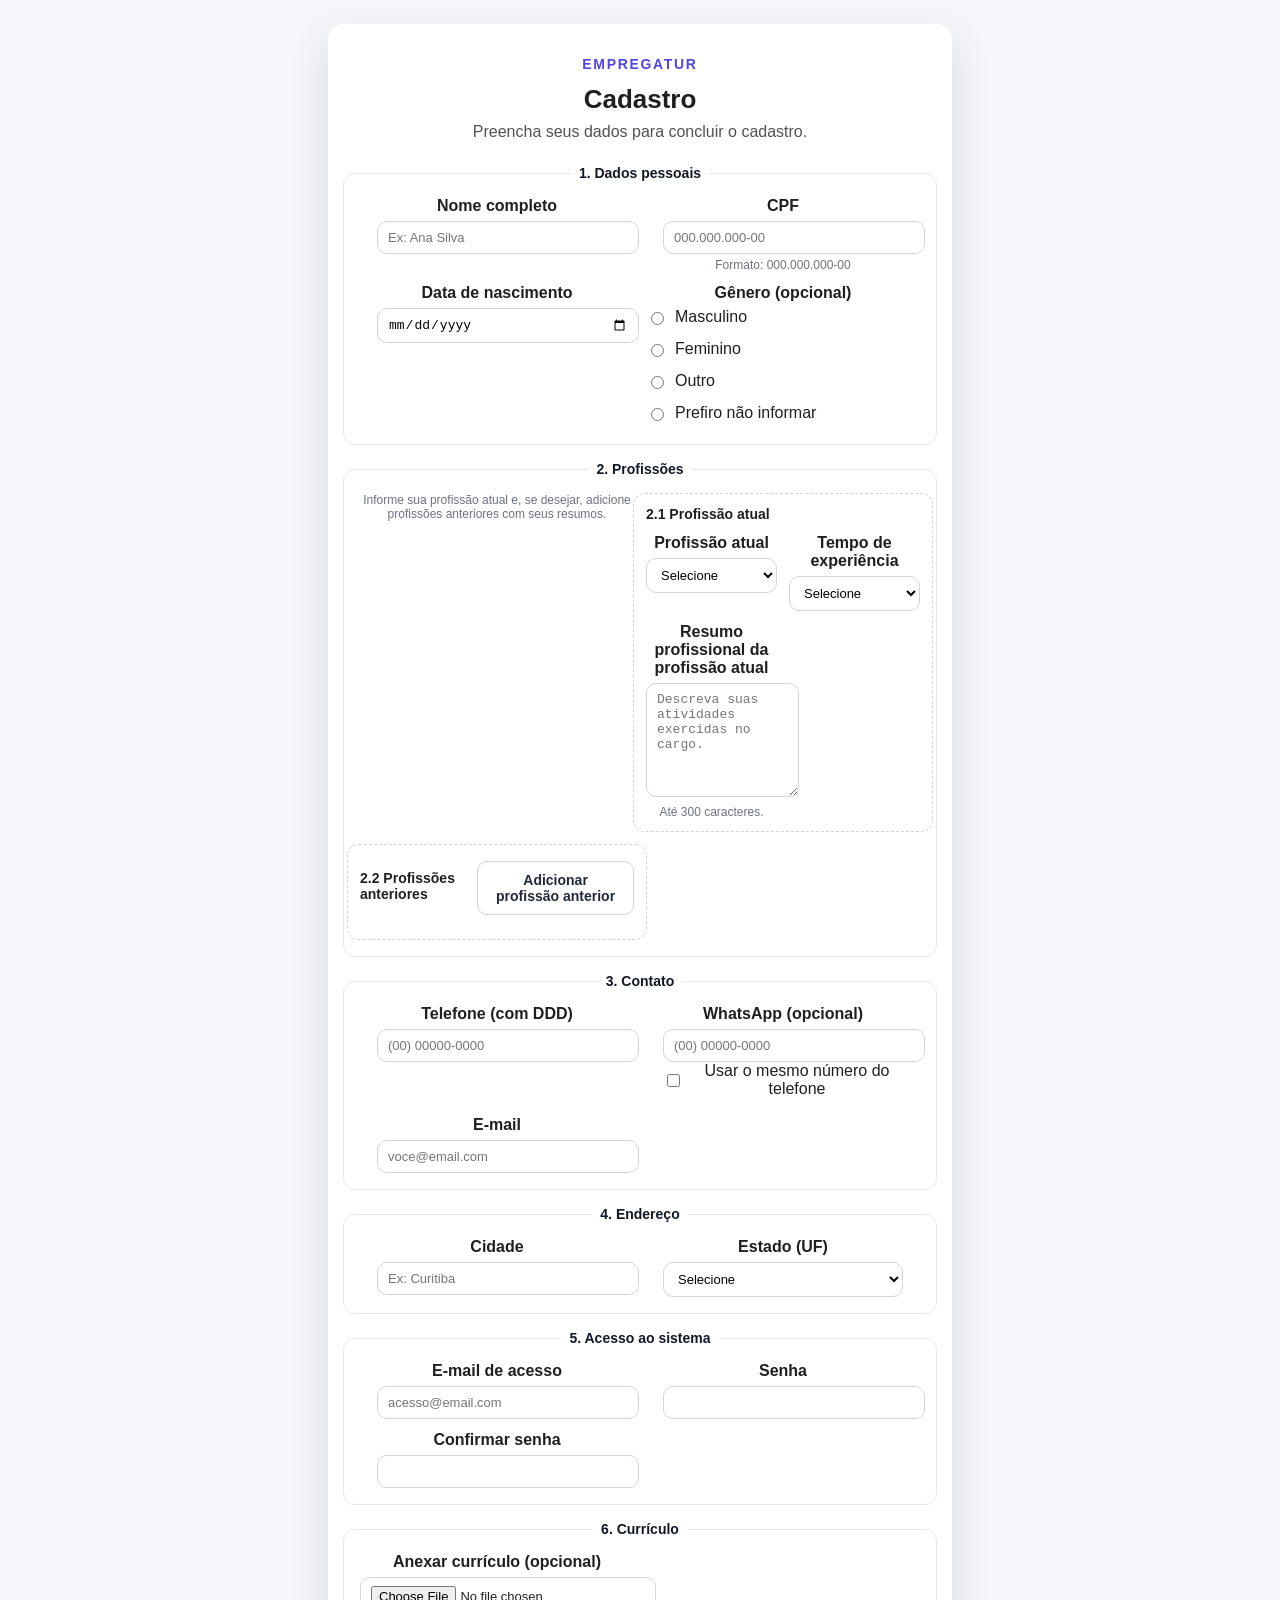
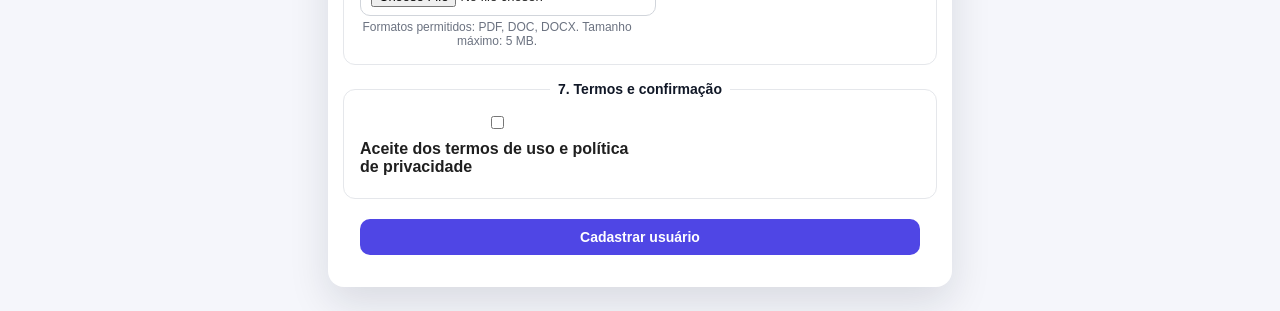
<file: cadastro.html>
<!doctype html>
<html lang="pt-BR">
  <head>
    <meta charset="utf-8" />
    <meta name="viewport" content="width=device-width, initial-scale=1" />
    <title>Tela de Cadastro</title>
    <style>
      :root {
        color-scheme: light;
        font-family: "Segoe UI", Tahoma, Geneva, Verdana, sans-serif;
        background: #f5f6fb;
        color: #1f1f1f;
      }

      body {
        margin: 0;
        display: flex;
        align-items: center;
        justify-content: center;
        min-height: 100vh;
        padding: 24px;
      }

      .card {
        width: min(560px, 100%);
        background: #ffffff;
        border-radius: 16px;
        padding: 32px;
        box-shadow: 0 16px 40px rgba(15, 23, 42, 0.12);
        text-align: center;
      }

      .company-name {
        font-weight: 700;
        letter-spacing: 0.12em;
        color: #4f46e5;
        font-size: 14px;
        text-transform: uppercase;
        margin-bottom: 12px;
      }

      h1 {
        margin: 0 0 8px;
        font-size: 26px;
      }

      p {
        margin: 0 0 24px;
        color: #525252;
      }

      form {
        display: grid;
        gap: 16px;
        grid-template-columns: minmax(0, 1fr);
        justify-items: center;
      }

      fieldset {
        width: 100%;
        border: 1px solid #e5e7eb;
        border-radius: 12px;
        padding: 16px;
        margin: 0;
        grid-column: 1 / -1;
      }

      legend {
        font-weight: 700;
        font-size: 14px;
        padding: 0 8px;
        color: #111827;
      }

      label {
        font-weight: 600;
        margin-bottom: 6px;
        display: inline-block;
        text-align: center;
      }

      input {
        width: 100%;
        padding: 8px 10px;
        border-radius: 10px;
        border: 1px solid #d1d5db;
        font-size: 13px;
        transition: border 0.2s ease, box-shadow 0.2s ease;
      }

      input:focus {
        outline: none;
        border-color: #6366f1;
        box-shadow: 0 0 0 3px rgba(99, 102, 241, 0.2);
      }

      .row {
        display: contents;
      }

      .field {
        width: 100%;
        max-width: 240px;
      }

      .full-width {
        grid-column: 1 / -1;
        width: 100%;
      }

      .field-wide {
        max-width: 100%;
      }

      .field-group {
        display: grid;
        gap: 12px;
        grid-template-columns: minmax(0, 1fr);
        justify-items: center;
      }

      .options {
        display: grid;
        gap: 8px;
        text-align: left;
      }

      .options label {
        display: flex;
        align-items: center;
        gap: 8px;
        font-weight: 500;
      }

      .options input {
        width: auto;
      }

      textarea {
        width: 100%;
        min-height: 96px;
        padding: 8px 10px;
        border-radius: 10px;
        border: 1px solid #d1d5db;
        font-size: 13px;
        resize: vertical;
      }

      select {
        width: 100%;
        padding: 8px 10px;
        border-radius: 10px;
        border: 1px solid #d1d5db;
        font-size: 13px;
        background: #ffffff;
      }

      .message {
        grid-column: 1 / -1;
        padding: 12px;
        border-radius: 10px;
        font-size: 13px;
        text-align: left;
        display: none;
      }

      .message.error {
        display: block;
        background: #fee2e2;
        color: #991b1b;
      }

      .message.success {
        display: block;
        background: #dcfce7;
        color: #166534;
      }

      .muted {
        font-size: 12px;
        color: #6b7280;
      }

      .button-secondary {
        background: #ffffff;
        color: #1f2937;
        border: 1px solid #d1d5db;
      }

      .button-secondary:hover {
        box-shadow: 0 6px 12px rgba(15, 23, 42, 0.08);
      }

      .profissao-card {
        width: 100%;
        padding: 12px;
        border-radius: 12px;
        border: 1px dashed #d1d5db;
        display: grid;
        gap: 12px;
      }

      .profissao-header {
        display: flex;
        align-items: center;
        justify-content: space-between;
        gap: 8px;
      }

      .profissao-header h3 {
        margin: 0;
        font-size: 14px;
        text-align: left;
      }

      @media (min-width: 720px) {
        form {
          grid-template-columns: repeat(2, minmax(0, 1fr));
        }

        .field-group {
          grid-template-columns: repeat(2, minmax(0, 1fr));
        }
      }

      button {
        margin-top: 4px;
        padding: 10px 16px;
        border: none;
        border-radius: 10px;
        background: #4f46e5;
        color: #ffffff;
        font-size: 14px;
        font-weight: 600;
        cursor: pointer;
        transition: transform 0.2s ease, box-shadow 0.2s ease;
      }

      button:hover {
        transform: translateY(-1px);
        box-shadow: 0 8px 16px rgba(79, 70, 229, 0.25);
      }

      .hint {
        font-size: 12px;
        color: #6b7280;
        margin-top: 4px;
      }

      .divider {
        display: flex;
        align-items: center;
        gap: 12px;
        margin: 4px 0;
        color: #6b7280;
        font-size: 12px;
      }

      .divider::before,
      .divider::after {
        content: "";
        flex: 1;
        height: 1px;
        background: #e5e7eb;
      }

      .divider,
      .social-buttons,
      .social-button {
        display: none;
      }
    </style>
  </head>
  <body>
    <main class="card">
      <div class="company-name">EMPREGATUR</div>
      <h1>Cadastro</h1>
      <p>Preencha seus dados para concluir o cadastro.</p>
      <form id="cadastro-form" novalidate>
        <div id="form-message" class="message" role="alert" aria-live="polite"></div>
        <fieldset>
          <legend>1. Dados pessoais</legend>
          <div class="field-group">
            <div class="field">
              <label for="nome-completo">Nome completo</label>
              <input id="nome-completo" name="nome-completo" type="text" placeholder="Ex: Ana Silva" required />
            </div>
            <div class="field">
              <label for="cpf">CPF</label>
              <input
                id="cpf"
                name="cpf"
                type="text"
                inputmode="numeric"
                placeholder="000.000.000-00"
                maxlength="14"
                pattern="\\d{3}\\.\\d{3}\\.\\d{3}-\\d{2}"
                required
              />
              <div class="hint">Formato: 000.000.000-00</div>
            </div>
            <div class="field">
              <label for="data-nascimento">Data de nascimento</label>
              <input id="data-nascimento" name="data-nascimento" type="date" required />
            </div>
            <div class="field field-wide">
              <label>Gênero (opcional)</label>
              <div class="options">
                <label><input type="radio" name="genero" value="masculino" />Masculino</label>
                <label><input type="radio" name="genero" value="feminino" />Feminino</label>
                <label><input type="radio" name="genero" value="outro" />Outro</label>
                <label><input type="radio" name="genero" value="nao-informar" />Prefiro não informar</label>
              </div>
            </div>
          </div>
        </fieldset>
        <fieldset>
          <legend>2. Profissões</legend>
          <div class="field-group">
            <div class="field field-wide">
              <p class="muted">
                Informe sua profissão atual e, se desejar, adicione profissões anteriores com seus resumos.
              </p>
            </div>
            <div class="field field-wide profissao-card">
              <div class="profissao-header">
                <h3>2.1 Profissão atual</h3>
              </div>
              <div class="field-group">
                <div class="field">
                  <label for="profissao-atual">Profissão atual</label>
                  <select id="profissao-atual" name="profissao-atual" required>
                    <option value="">Selecione</option>
                    <option value="Recepcionista">Recepcionista</option>
                    <option value="Garcom">Garçom/Garçonete</option>
                    <option value="Cozinheiro">Cozinheiro(a)</option>
                    <option value="Auxiliar de cozinha">Auxiliar de cozinha</option>
                    <option value="Camareiro">Camareiro(a)</option>
                    <option value="Guia turistico">Guia turístico</option>
                    <option value="Atendente">Atendente</option>
                    <option value="Barman">Barman</option>
                    <option value="Servicos gerais">Serviços gerais</option>
                    <option value="Outro">Outro</option>
                  </select>
                </div>
                <div class="field">
                  <label for="experiencia-atual">Tempo de experiência</label>
                  <select id="experiencia-atual" name="experiencia-atual">
                    <option value="">Selecione</option>
                    <option value="Sem experiencia">Sem experiência</option>
                    <option value="Ate 6 meses">Até 6 meses</option>
                    <option value="6 meses a 1 ano">6 meses a 1 ano</option>
                    <option value="1 a 3 anos">1 a 3 anos</option>
                    <option value="Mais de 3 anos">Mais de 3 anos</option>
                  </select>
                </div>
                <div class="field field-wide">
                  <label for="resumo-atual">Resumo profissional da profissão atual</label>
                  <textarea
                    id="resumo-atual"
                    name="resumo-atual"
                    maxlength="300"
                    placeholder="Descreva suas atividades exercidas no cargo."
                  ></textarea>
                  <div class="hint">Até 300 caracteres.</div>
                </div>
              </div>
            </div>
            <div class="field field-wide profissao-card">
              <div class="profissao-header">
                <h3>2.2 Profissões anteriores</h3>
                <button class="button-secondary" id="add-profissao" type="button">Adicionar profissão anterior</button>
              </div>
              <div id="profissoes-anteriores" class="field-group"></div>
            </div>
          </div>
        </fieldset>
        <fieldset>
          <legend>3. Contato</legend>
          <div class="field-group">
            <div class="field">
              <label for="telefone">Telefone (com DDD)</label>
              <input
                id="telefone"
                name="telefone"
                type="tel"
                placeholder="(00) 00000-0000"
                inputmode="tel"
                required
              />
            </div>
            <div class="field">
              <label for="whatsapp">WhatsApp (opcional)</label>
              <input
                id="whatsapp"
                name="whatsapp"
                type="tel"
                placeholder="(00) 00000-0000"
                inputmode="tel"
              />
              <div class="options">
                <label><input id="whatsapp-mesmo" type="checkbox" />Usar o mesmo número do telefone</label>
              </div>
            </div>
            <div class="field">
              <label for="email-contato">E-mail</label>
              <input id="email-contato" name="email-contato" type="email" placeholder="voce@email.com" required />
            </div>
          </div>
        </fieldset>
        <fieldset>
          <legend>4. Endereço</legend>
          <div class="field-group">
            <div class="field">
              <label for="cidade">Cidade</label>
              <input id="cidade" name="cidade" type="text" placeholder="Ex: Curitiba" required />
            </div>
            <div class="field">
              <label for="estado">Estado (UF)</label>
              <select id="estado" name="estado" required>
                <option value="">Selecione</option>
                <option value="AC">AC</option>
                <option value="AL">AL</option>
                <option value="AP">AP</option>
                <option value="AM">AM</option>
                <option value="BA">BA</option>
                <option value="CE">CE</option>
                <option value="DF">DF</option>
                <option value="ES">ES</option>
                <option value="GO">GO</option>
                <option value="MA">MA</option>
                <option value="MT">MT</option>
                <option value="MS">MS</option>
                <option value="MG">MG</option>
                <option value="PA">PA</option>
                <option value="PB">PB</option>
                <option value="PR">PR</option>
                <option value="PE">PE</option>
                <option value="PI">PI</option>
                <option value="RJ">RJ</option>
                <option value="RN">RN</option>
                <option value="RS">RS</option>
                <option value="RO">RO</option>
                <option value="RR">RR</option>
                <option value="SC">SC</option>
                <option value="SP">SP</option>
                <option value="SE">SE</option>
                <option value="TO">TO</option>
              </select>
            </div>
          </div>
        </fieldset>
        <fieldset>
          <legend>5. Acesso ao sistema</legend>
          <div class="field-group">
            <div class="field">
              <label for="email-acesso">E-mail de acesso</label>
              <input id="email-acesso" name="email-acesso" type="email" placeholder="acesso@email.com" required />
            </div>
            <div class="field">
              <label for="senha">Senha</label>
              <input id="senha" name="senha" type="password" minlength="8" required />
            </div>
            <div class="field">
              <label for="confirmar-senha">Confirmar senha</label>
              <input id="confirmar-senha" name="confirmar-senha" type="password" minlength="8" required />
            </div>
          </div>
        </fieldset>
        <fieldset>
          <legend>6. Currículo</legend>
          <div class="field-group">
            <div class="field field-wide">
              <label for="curriculo">Anexar currículo (opcional)</label>
              <input id="curriculo" name="curriculo" type="file" accept=".pdf,.doc,.docx" />
              <div class="hint">Formatos permitidos: PDF, DOC, DOCX. Tamanho máximo: 5 MB.</div>
            </div>
          </div>
        </fieldset>
        <fieldset>
          <legend>7. Termos e confirmação</legend>
          <div class="field-group">
            <div class="field field-wide">
              <label class="options">
                <input id="termos" type="checkbox" required />
                Aceite dos termos de uso e política de privacidade
              </label>
            </div>
          </div>
        </fieldset>
        <button class="full-width" type="submit">Cadastrar usuário</button>
      </form>
    </main>
    <script>
      const form = document.querySelector("#cadastro-form");
      const cpfInput = document.querySelector("#cpf");
      const messageBox = document.querySelector("#form-message");
      const senhaInput = document.querySelector("#senha");
      const confirmarSenhaInput = document.querySelector("#confirmar-senha");
      const whatsappInput = document.querySelector("#whatsapp");
      const telefoneInput = document.querySelector("#telefone");
      const whatsappMesmo = document.querySelector("#whatsapp-mesmo");
      const addProfissaoButton = document.querySelector("#add-profissao");
      const profissoesContainer = document.querySelector("#profissoes-anteriores");
      const curriculoInput = document.querySelector("#curriculo");
      const maxCurriculoSize = 5 * 1024 * 1024;

      const formatCpf = (value) => {
        const digits = value.replace(/\D/g, "").slice(0, 11);
        const parts = [];

        if (digits.length > 0) {
          parts.push(digits.slice(0, 3));
        }
        if (digits.length > 3) {
          parts.push(digits.slice(3, 6));
        }
        if (digits.length > 6) {
          parts.push(digits.slice(6, 9));
        }

        let formatted = parts.join(".");
        if (digits.length > 9) {
          formatted += `-${digits.slice(9, 11)}`;
        }

        return formatted;
      };

      const isValidCpf = (cpf) => {
        const digits = cpf.replace(/\D/g, "");
        if (digits.length !== 11 || /^(\d)\1{10}$/.test(digits)) {
          return false;
        }

        const calcCheck = (base, factor) => {
          let total = 0;
          for (let i = 0; i < base.length; i += 1) {
            total += Number(base[i]) * (factor - i);
          }
          const remainder = (total * 10) % 11;
          return remainder === 10 ? 0 : remainder;
        };

        const firstCheck = calcCheck(digits.slice(0, 9), 10);
        const secondCheck = calcCheck(digits.slice(0, 10), 11);
        return firstCheck === Number(digits[9]) && secondCheck === Number(digits[10]);
      };

      cpfInput.addEventListener("input", (event) => {
        event.target.value = formatCpf(event.target.value);
      });

      whatsappMesmo.addEventListener("change", (event) => {
        if (event.target.checked) {
          whatsappInput.value = telefoneInput.value;
        }
      });

      telefoneInput.addEventListener("input", () => {
        if (whatsappMesmo.checked) {
          whatsappInput.value = telefoneInput.value;
        }
      });

      const addProfissaoAnterior = () => {
        const index = profissoesContainer.children.length + 1;
        const wrapper = document.createElement("div");
        wrapper.className = "field field-wide profissao-card";
        wrapper.innerHTML = `
          <div class="profissao-header">
            <h3>Profissão anterior ${index}</h3>
            <button class="button-secondary" type="button" data-remove>Remover</button>
          </div>
          <div class="field-group">
            <div class="field">
              <label>Nome da profissão</label>
              <select name="profissao-anterior-${index}">
                <option value="">Selecione</option>
                <option value="Recepcionista">Recepcionista</option>
                <option value="Garcom">Garçom/Garçonete</option>
                <option value="Cozinheiro">Cozinheiro(a)</option>
                <option value="Auxiliar de cozinha">Auxiliar de cozinha</option>
                <option value="Camareiro">Camareiro(a)</option>
                <option value="Guia turistico">Guia turístico</option>
                <option value="Atendente">Atendente</option>
                <option value="Barman">Barman</option>
                <option value="Servicos gerais">Serviços gerais</option>
                <option value="Outro">Outro</option>
              </select>
            </div>
            <div class="field">
              <label>Tempo de experiência</label>
              <select name="experiencia-anterior-${index}">
                <option value="">Selecione</option>
                <option value="Sem experiencia">Sem experiência</option>
                <option value="Ate 6 meses">Até 6 meses</option>
                <option value="6 meses a 1 ano">6 meses a 1 ano</option>
                <option value="1 a 3 anos">1 a 3 anos</option>
                <option value="Mais de 3 anos">Mais de 3 anos</option>
              </select>
            </div>
            <div class="field field-wide">
              <label>Resumo profissional</label>
              <textarea
                name="resumo-anterior-${index}"
                maxlength="300"
                placeholder="Descreva suas atividades exercidas no cargo."
              ></textarea>
              <div class="hint">Até 300 caracteres.</div>
            </div>
          </div>
        `;
        wrapper.querySelector("[data-remove]").addEventListener("click", () => {
          wrapper.remove();
        });
        profissoesContainer.appendChild(wrapper);
      };

      addProfissaoButton.addEventListener("click", addProfissaoAnterior);

      const validateCurriculo = () => {
        const file = curriculoInput.files[0];
        if (!file) {
          return "";
        }
        const allowed = ["application/pdf", "application/msword", "application/vnd.openxmlformats-officedocument.wordprocessingml.document"];
        if (!allowed.includes(file.type)) {
          return "Formato de currículo inválido. Use PDF, DOC ou DOCX.";
        }
        if (file.size > maxCurriculoSize) {
          return "Currículo excede o tamanho máximo de 5 MB.";
        }
        return "";
      };

      curriculoInput.addEventListener("change", () => {
        const error = validateCurriculo();
        if (error) {
          messageBox.classList.add("error");
          messageBox.classList.remove("success");
          messageBox.textContent = error;
        } else if (messageBox.classList.contains("error")) {
          messageBox.textContent = "";
          messageBox.classList.remove("error");
        }
      });

      form.addEventListener("submit", (event) => {
        event.preventDefault();
        const errors = [];

        messageBox.classList.remove("error", "success");
        messageBox.textContent = "";

        const requiredFields = form.querySelectorAll("[required]");
        requiredFields.forEach((field) => {
          if (field.type === "checkbox" && !field.checked) {
            errors.push("Aceite os termos de uso e política de privacidade.");
          } else if (!field.value) {
            const label = form.querySelector(`label[for="${field.id}"]`);
            errors.push(`Preencha o campo: ${label ? label.textContent : field.name}.`);
          }
        });

        if (cpfInput.value && !isValidCpf(cpfInput.value)) {
          errors.push("CPF inválido. Verifique o formato e os números.");
        }

        if (senhaInput.value.length < 8) {
          errors.push("A senha deve ter pelo menos 8 caracteres.");
        }

        if (senhaInput.value !== confirmarSenhaInput.value) {
          errors.push("As senhas não conferem.");
        }

        const curriculoError = validateCurriculo();
        if (curriculoError) {
          errors.push(curriculoError);
        }

        if (errors.length > 0) {
          messageBox.classList.add("error");
          messageBox.innerHTML = `<strong>Corrija os erros abaixo:</strong><ul>${errors
            .map((error) => `<li>${error}</li>`)
            .join("")}</ul>`;
          return;
        }

        messageBox.classList.add("success");
        messageBox.textContent = "Cadastro realizado com sucesso!";
        form.reset();
        profissoesContainer.innerHTML = "";

setTimeout(() => {
  window.location.href = "index.html";
}, 2000);
      });
    </script>
  </body>
</html>
</file>
